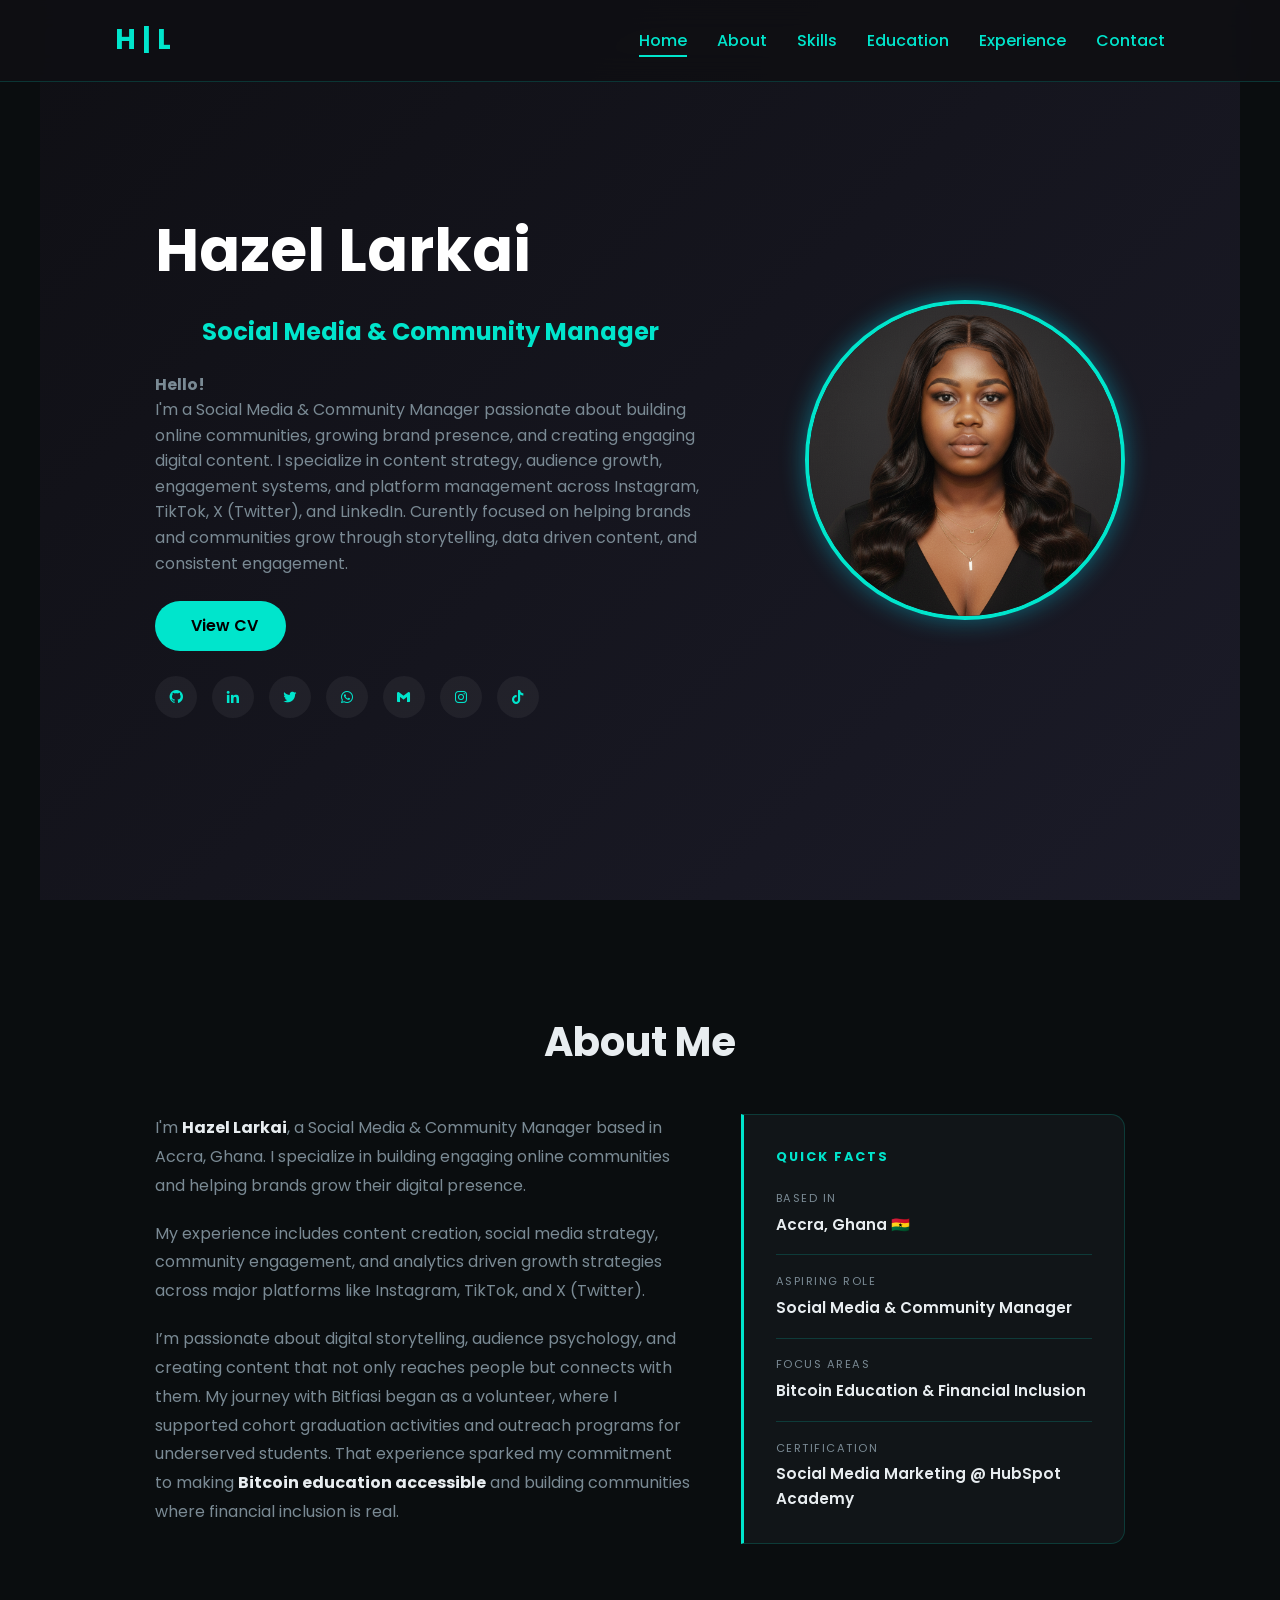
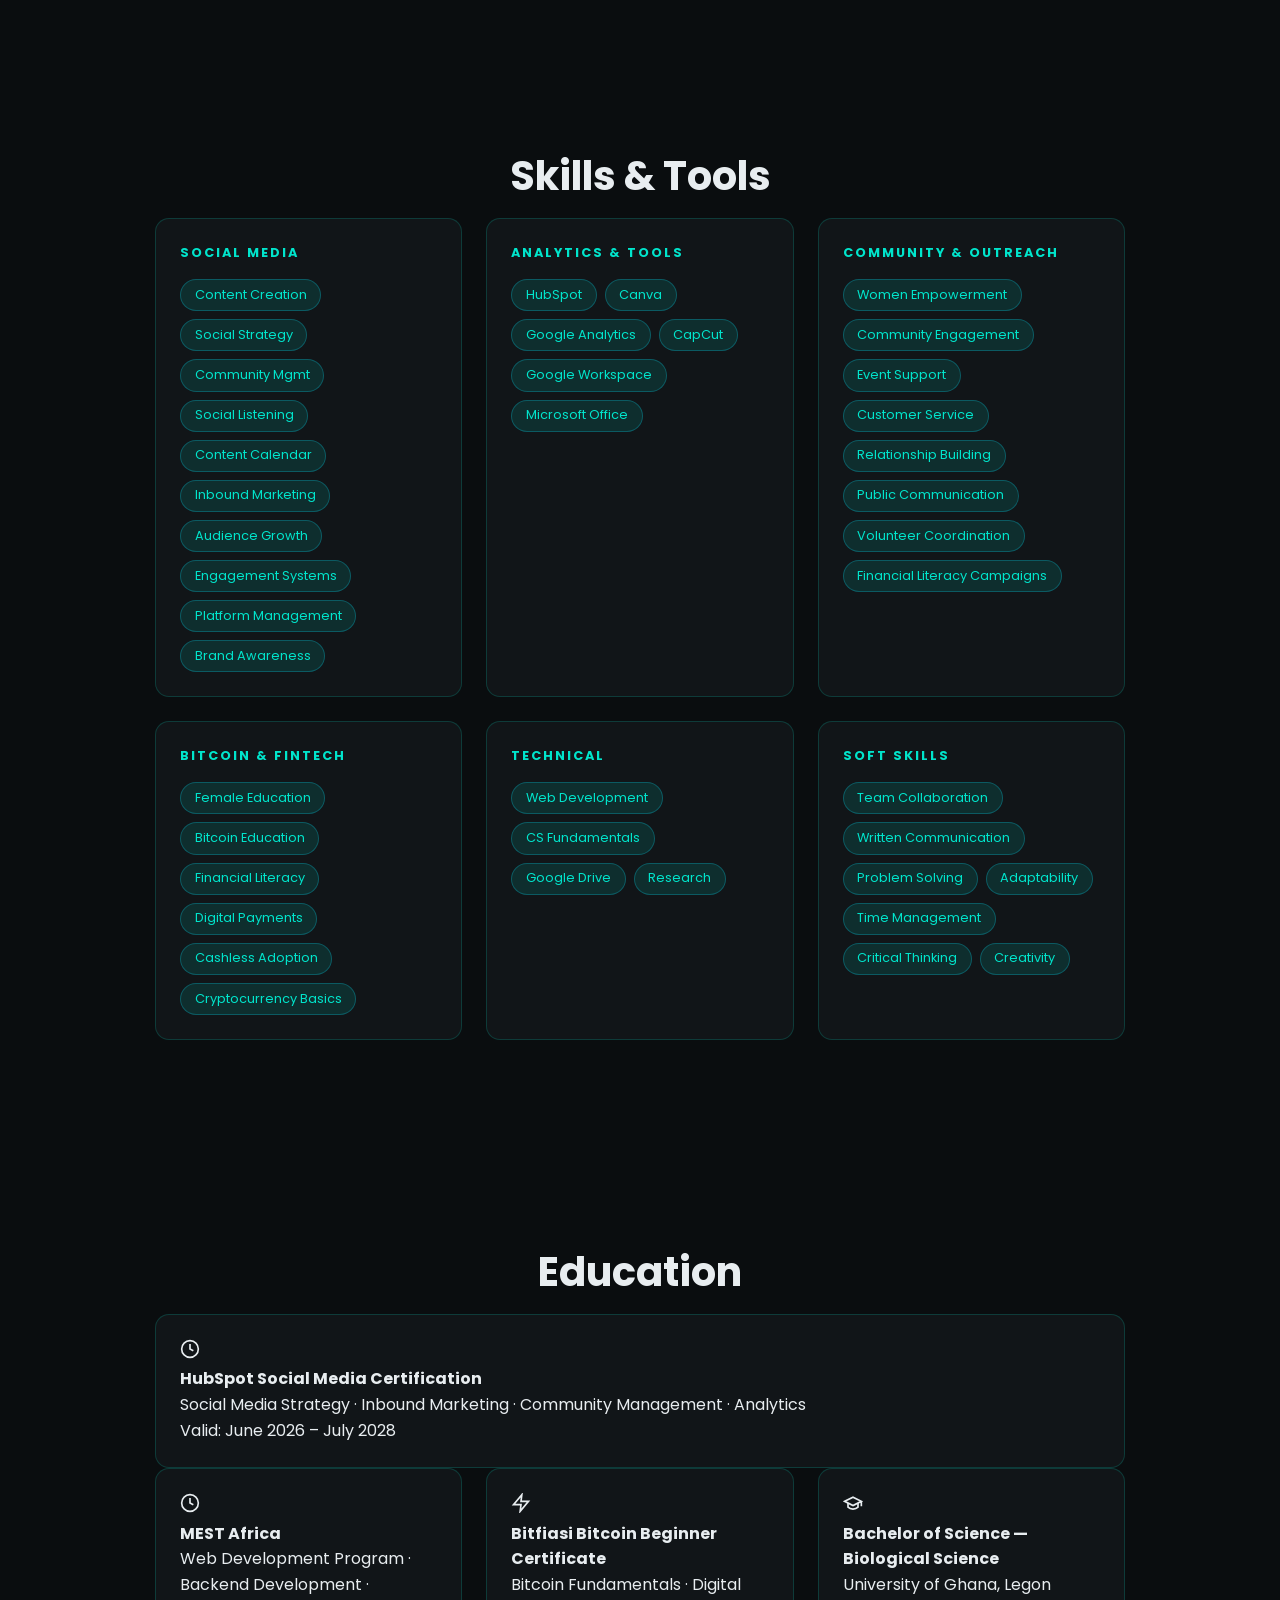
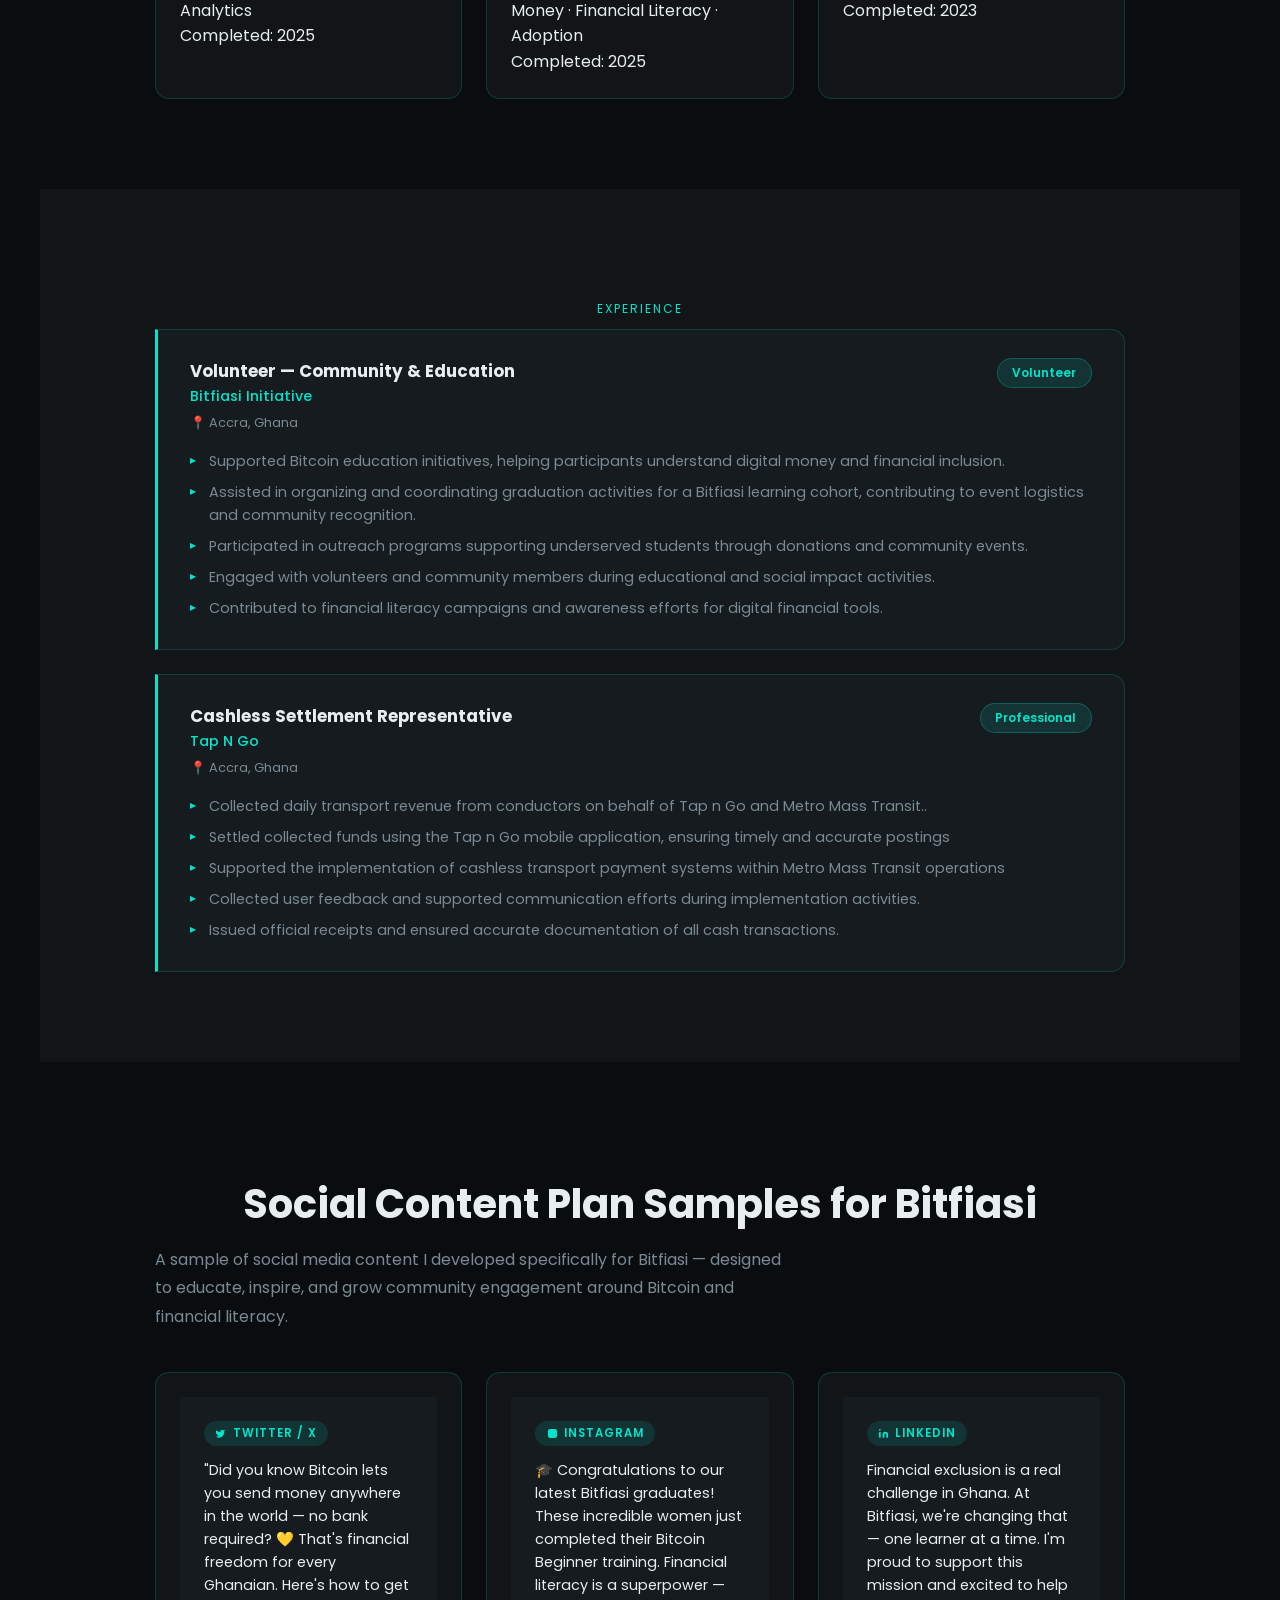
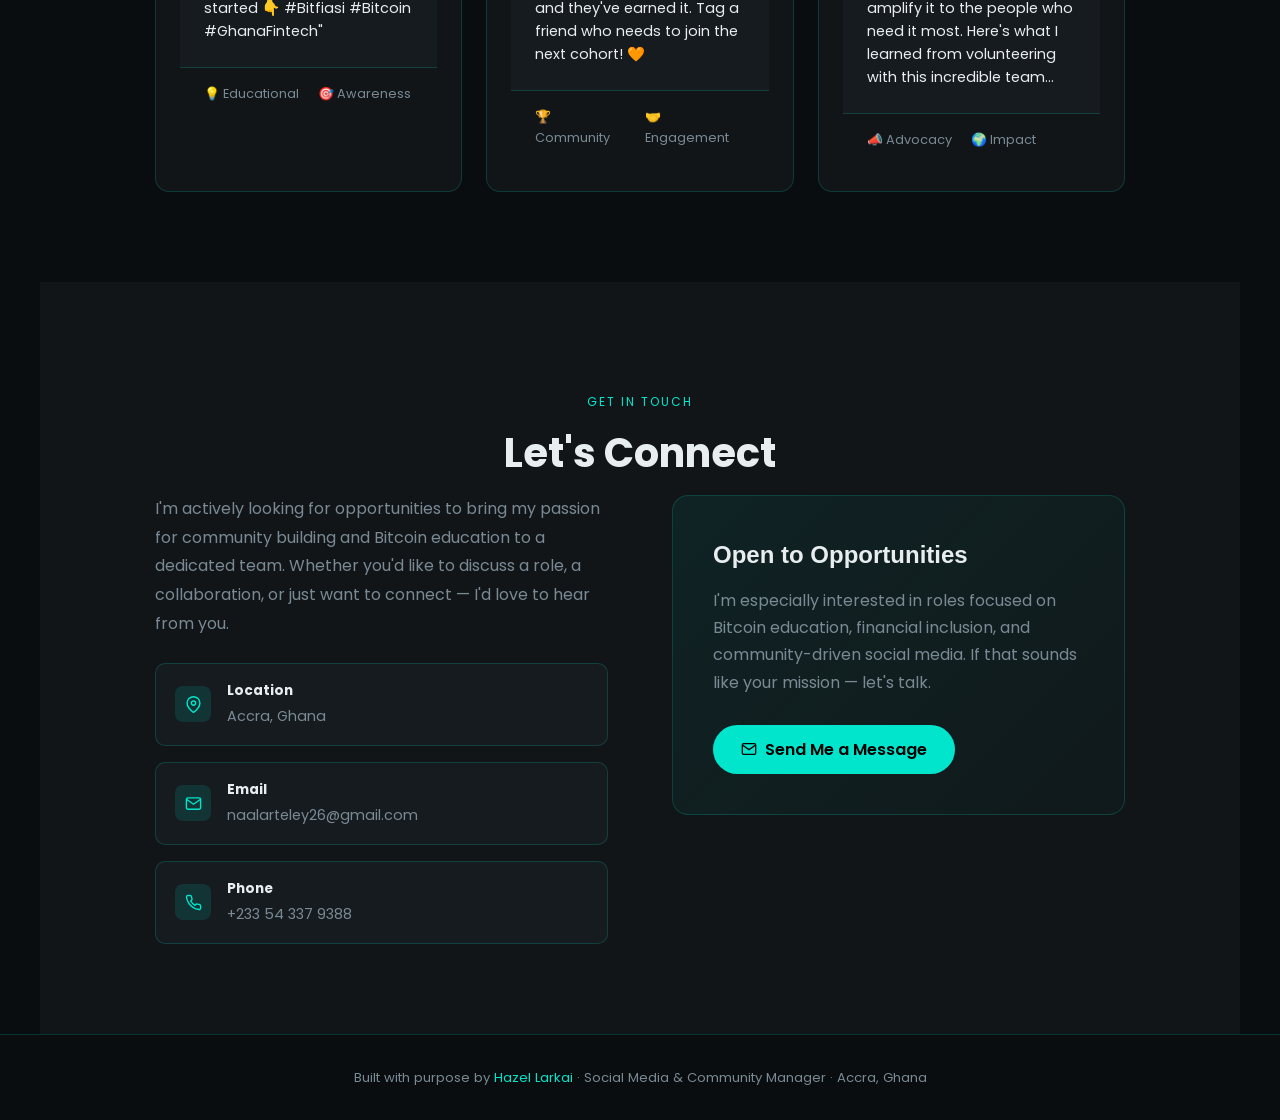
<file: index.html>
<!DOCTYPE html>
<html lang="en">
<head>
  <meta charset="UTF-8">
  <meta name="viewport" content="width=device-width, initial-scale=1.0">
  <title>Hazel Larkai | Portfolio</title>

  <!-- Google Fonts -->
  <link href="https://fonts.googleapis.com/css2?family=Poppins:wght@400;600;700&display=swap" rel="stylesheet">

  <!-- BoxIcons -->
  <link href="https://unpkg.com/boxicons@latest/css/boxicons.min.css" rel="stylesheet">

  <!-- CSS -->
  <link rel="stylesheet" href="css/p.css">

  </head>
  
<body>

  <!-- ===== NAVBAR ===== -->
  <nav class="navbar">
    <a href="#" class="logo">H | L</a>

    <!-- Mobile Menu Toggle (CSS only) -->
    <input type="checkbox" id="menu-toggle" class="menu-toggle">
    <label for="menu-toggle" class="menu-icon"><i class="bx bx-menu"></i></label>

    <ul class="nav-menu">
      <li class="active"><a href="#">Home</a></li>
      <li><a href="#about">About</a></li>
      <li><a href="#skills">Skills</a></li>
      <li><a href="#education">Education</a></li>
      <li><a href="#experience">Experience</a></li>
      <li><a href="#contact">Contact</a></li>
    </ul>

    <!-- Theme Toggle
<div class="theme-toggle">
  <i class='bx bx-moon' id="theme-icon"></i>
</div> -->

  </nav>

  <!-- ===== HOME ===== -->
  <section class="home fade-in">
    <div class="home-info slide-up">
      <h1>Hazel Larkai</h1>
      <h2>Social Media & Community Manager</h2>
      <p> <strong>Hello!</strong> <br> I'm a Social Media & Community Manager passionate about building online communities, growing brand presence, and creating engaging digital content.
        I specialize in content strategy, audience growth, engagement systems, and platform management across Instagram, TikTok, X (Twitter), and LinkedIn.
        Curently focused on helping brands and communities grow through storytelling, data driven content, and consistent engagement.</p>

      <a href="assets/Hazel's CV.pdf" class="cv-btn" target="_blank">
        <i class='bx bx-view'></i> View CV
      </a>

      <div class="social-links">
        <a href="https://github.com/hazel-Larkai/" target="_blank"><i class='bx bxl-github'></i></a>
        <a href="https://www.linkedin.com/in/hazel-larkai-189663219/" target="_blank"><i class='bx bxl-linkedin'></i></a>
        <a href="https://x.com/naa_larteley_yy/" target="_blank"><i class='bx bxl-twitter'></i></a>
        <a href="https://wa.me/233545783087" target="_blank"><i class='bx bxl-whatsapp'></i></a>
        <a href="mailto:naalarteley26@gmail.com" target="_blank"><i class='bx bxl-gmail'></i></a>
        <a href="https://www.instagram.com/naalartele.y/" target="_blank"><i class='bx bxl-instagram'></i></a>
        <a href="https://www.tiktok.com/@larteley.yy" target="_blank"><i class='bx bxl-tiktok'></i></a>
      </div>
    </div>

    <div class="home-img pop-in">
      <div class="img-box">
        <img src="assets/headshot.png" alt="Hazel Larkai - Junior Web Developer" onerror="this.remove(); this.parentElement.classList.add('img-fallback');">
      </div>
    </div>
  </section>

  <!-- ===== ABOUT ===== -->
  <section id="about" class="about slide-up">
    <h2>About Me</h2>
    <div class="about-grid">
      <div class="about-text">
        <p>
I'm <strong>Hazel Larkai</strong>, a Social Media & Community Manager based in Accra, Ghana. I specialize in building engaging online communities and helping brands grow their digital presence.
</p>

<p>
My experience includes content creation, social media strategy, community engagement, and analytics driven growth strategies across major platforms like Instagram, TikTok, and X (Twitter).
</p>

<p>
I’m passionate about digital storytelling, audience psychology, and creating content that not only reaches people but connects with them. My journey with Bitfiasi began as a volunteer, where I supported cohort graduation activities and outreach programs for underserved students. That experience sparked my commitment to making <strong>Bitcoin education accessible</strong> and building communities where financial inclusion is real.
</p>
      </div>
      <div class="about-highlight">
        <h3>Quick Facts</h3>
        <ul class="fact-list">
          <li>
            <span class="fact-label">Based In</span>
            <span class="fact-value">Accra, Ghana 🇬🇭</span>
          </li>
          <li>
            <span class="fact-label">Aspiring Role</span>
            <span class="fact-value">Social Media & Community Manager</span>
          </li>
          <li>
            <span class="fact-label">Focus Areas</span>
            <span class="fact-value">Bitcoin Education & Financial Inclusion</span>
          </li>
          <li>
            <span class="fact-label">Certification</span>
            <span class="fact-value">Social Media Marketing @ HubSpot Academy</span>
          </li>
        </ul>
      </div>
    </div>
</section>

  <!-- ===== SKILLS ===== -->
 <!-- SKILLS -->
<section id="skills">
  <div class="section-inner">
    <h2>Skills &amp; Tools</h2>
    <div class="skills-grid">
      <div class="skill-group">
        <h3>Social Media</h3>
        <div class="skill-tags">
          <span class="tag">Content Creation</span>
          <span class="tag">Social Strategy</span>
          <span class="tag">Community Mgmt</span>
          <span class="tag">Social Listening</span>
          <span class="tag">Content Calendar</span>
          <span class="tag">Inbound Marketing</span>
          <span class="tag">Audience Growth</span>
          <span class="tag">Engagement Systems</span>
          <span class="tag">Platform Management</span>
          <span class="tag">Brand Awareness</span>
        </div>
      </div>
      <div class="skill-group">
        <h3>Analytics & Tools</h3>
        <div class="skill-tags">
          <span class="tag">HubSpot</span>
          <span class="tag">Canva</span>
          <span class="tag">Google Analytics</span>
          <span class="tag">CapCut</span>
          <span class="tag">Google Workspace</span>
          <span class="tag">Microsoft Office</span>
        </div>
      </div>
      <div class="skill-group">
        <h3>Community & Outreach</h3>
        <div class="skill-tags">
          <span class="tag">Women Empowerment</span>
          <span class="tag">Community Engagement</span>
          <span class="tag">Event Support</span>
          <span class="tag">Customer Service</span>
          <span class="tag">Relationship Building</span>
          <span class="tag">Public Communication</span>
          <span class="tag">Volunteer Coordination</span>
          <span class="tag">Financial Literacy Campaigns</span>
        </div>
      </div>
      <div class="skill-group">
        <h3>Bitcoin & Fintech</h3>
        <div class="skill-tags">
          <span class="tag">Female Education</span>
          <span class="tag">Bitcoin Education</span>
          <span class="tag">Financial Literacy</span>
          <span class="tag">Digital Payments</span>
          <span class="tag">Cashless Adoption</span>
          <span class="tag">Cryptocurrency Basics</span>
        </div>
      </div>
      <div class="skill-group">
        <h3>Technical</h3>
        <div class="skill-tags">
          <span class="tag">Web Development</span>
          <span class="tag">CS Fundamentals</span>
          <span class="tag">Google Drive</span>
          <span class="tag">Research</span>
        </div>
      </div>
      <div class="skill-group">
        <h3>Soft Skills</h3>
        <div class="skill-tags">
          <span class="tag">Team Collaboration</span>
          <span class="tag">Written Communication</span>
          <span class="tag">Problem Solving</span>
          <span class="tag">Adaptability</span>
          <span class="tag">Time Management</span>
          <span class="tag">Critical Thinking</span>
          <span class="tag">Creativity</span>
        </div>
      </div>
    </div>
  </div>
</section>

<div class="divider"></div>

  <!-- ===== EDUCATION ===== -->
  <section id="education" class="education fade-in">
    <h2>Education</h2>
    <div class="cert-cards">
        <div class="cert-card">
          <div class="cert-icon">
            <svg width="20" height="20" fill="none" stroke="currentColor" stroke-width="2" viewBox="0 0 24 24"><circle cx="12" cy="12" r="10"/><polyline points="12 6 12 12 16 14"/></svg>
          </div>
          <div class="cert-info">
            <h4>HubSpot Social Media Certification</h4>
            <p> Social Media Strategy · Inbound Marketing · Community Management · Analytics</p>
            <p class="cert-date">Valid: June 2026 – July 2028</p>
          </div>
        </div>
    </div>
    <div class="cert-cards">
        <div class="cert-card">
          <div class="cert-icon">
            <svg width="20" height="20" fill="none" stroke="currentColor" stroke-width="2" viewBox="0 0 24 24"><circle cx="12" cy="12" r="10"/><polyline points="12 6 12 12 16 14"/></svg>
          </div>
          <div class="cert-info">
            <h4>MEST Africa</h4>
            <p>Web Development Program · Backend Development · Analytics</p>
            <p class="cert-date">Completed: 2025</p>
          </div>
        </div>
        <div class="cert-card">
          <div class="cert-icon">
            <svg width="20" height="20" fill="none" stroke="currentColor" stroke-width="2" viewBox="0 0 24 24"><polygon points="13 2 3 14 12 14 11 22 21 10 12 10 13 2"/></svg>
          </div>
          <div class="cert-info">
            <h4>Bitfiasi Bitcoin Beginner Certificate</h4>
            <p>Bitcoin Fundamentals · Digital Money · Financial Literacy · Adoption</p>
            <p class="cert-date">Completed: 2025</p>
          </div>
        </div>
        <div class="cert-card">
          <div class="cert-icon">
            <svg width="20" height="20" fill="none" stroke="currentColor" stroke-width="2" viewBox="0 0 24 24"><path d="M22 10v6M2 10l10-5 10 5-10 5z"/><path d="M6 12v5c3 3 9 3 12 0v-5"/></svg>
          </div>
          <div class="cert-info">
            <h4>Bachelor of Science — Biological Science</h4>
            <p>University of Ghana, Legon</p>
            <p class="cert-date">Completed: 2023</p>
          </div>
        </div>
      </div>
</section>

<div class="divider"></div>

  <!-- EXPERIENCE -->
<section id="experience">
  <div class="section-inner">
    <p class="section-label">Experience</p>
    <div class="exp-timeline">
      <div class="exp-card">
        <div class="exp-header">
          <div>
            <p class="exp-title">Volunteer — Community & Education</p>
            <p class="exp-org">Bitfiasi Initiative</p>
            <p class="exp-loc">📍 Accra, Ghana</p>
          </div>
          <span class="exp-badge">Volunteer</span>
        </div>
        <ul>
          <li>Supported Bitcoin education initiatives, helping participants understand digital money and financial inclusion.</li>
          <li>Assisted in organizing and coordinating graduation activities for a Bitfiasi learning cohort, contributing to event logistics and community recognition.</li>
          <li>Participated in outreach programs supporting underserved students through donations and community events.</li>
          <li>Engaged with volunteers and community members during educational and social impact activities.</li>
          <li>Contributed to financial literacy campaigns and awareness efforts for digital financial tools.</li>
        </ul>
      </div>
      <div class="exp-card">
        <div class="exp-header">
          <div>
            <p class="exp-title">Cashless Settlement Representative</p>
            <p class="exp-org">Tap N Go</p>
            <p class="exp-loc">📍 Accra, Ghana</p>
          </div>
          <span class="exp-badge">Professional</span>
        </div>
        <ul>
          <li>Collected daily transport revenue from conductors on behalf of
Tap n Go and Metro Mass Transit..</li>
          <li>Settled collected funds using the Tap n Go mobile application,
ensuring timely and accurate postings</li>
          <li>Supported the implementation of cashless transport payment
systems within Metro Mass Transit operations</li>
          <li>Collected user feedback and supported communication efforts during implementation activities.</li>
          <li>Issued official receipts and ensured accurate documentation of
all cash transactions.</li>
        </ul>
      </div>
    </div>
  </div>
</section>

<div class="divider"></div>


 <!-- CONTENT SAMPLES -->
<section id="content">
  <div class="section-inner">
    <h2>Social Content Plan Samples for Bitfiasi</h2>
    <p class="content-intro">
      A sample of social media content I developed specifically for Bitfiasi — designed to educate, inspire, and grow community engagement around Bitcoin and financial literacy.
    </p>
    <div class="content-grid">
      <div class="content-card">
        <div class="content-card-top">
          <div>
            <span class="platform-badge">
              <svg width="11" height="11" fill="currentColor" viewBox="0 0 24 24"><path d="M22 4s-.7 2.1-2 3.4c1.6 10-9.4 17.3-18 11.6 2.2.1 4.4-.6 6-2C3 15.5.5 9.6 3 5c2.2 2.6 5.6 4.1 9 4-.9-4.2 4-6.6 7-3.8 1.1 0 3-1.2 3-1.2z"/></svg>
              Twitter / X
            </span>
            <p>"Did you know Bitcoin lets you send money anywhere in the world — no bank required? 💛 That's financial freedom for every Ghanaian. Here's how to get started 👇 #Bitfiasi #Bitcoin #GhanaFintech"</p>
          </div>
        </div>
        <div class="content-card-bottom">
          <div class="content-meta">
            <span>💡 Educational</span>
            <span>🎯 Awareness</span>
          </div>
        </div>
      </div>
      <div class="content-card">
        <div class="content-card-top">
          <div>
            <span class="platform-badge">
              <svg width="11" height="11" fill="currentColor" viewBox="0 0 24 24"><rect x="2" y="2" width="20" height="20" rx="5" ry="5"/><path d="M16 11.37A4 4 0 1 1 12.63 8 4 4 0 0 1 16 11.37z"/><line x1="17.5" y1="6.5" x2="17.51" y2="6.5"/></svg>
              Instagram
            </span>
            <p>🎓 Congratulations to our latest Bitfiasi graduates! These incredible women just completed their Bitcoin Beginner training. Financial literacy is a superpower — and they've earned it. Tag a friend who needs to join the next cohort! 🧡</p>
          </div>
        </div>
        <div class="content-card-bottom">
          <div class="content-meta">
            <span>🏆 Community</span>
            <span>🤝 Engagement</span>
          </div>
        </div>
      </div>
      <div class="content-card">
        <div class="content-card-top">
          <div>
            <span class="platform-badge">
              <svg width="11" height="11" fill="currentColor" viewBox="0 0 24 24"><path d="M16 8a6 6 0 0 1 6 6v7h-4v-7a2 2 0 0 0-2-2 2 2 0 0 0-2 2v7h-4v-7a6 6 0 0 1 6-6z"/><rect x="2" y="9" width="4" height="12"/><circle cx="4" cy="4" r="2"/></svg>
              LinkedIn
            </span>
            <p>Financial exclusion is a real challenge in Ghana. At Bitfiasi, we're changing that — one learner at a time. I'm proud to support this mission and excited to help amplify it to the people who need it most. Here's what I learned from volunteering with this incredible team...</p>
          </div>
        </div>
        <div class="content-card-bottom">
          <div class="content-meta">
            <span>📣 Advocacy</span>
            <span>🌍 Impact</span>
          </div>
        </div>
      </div>
    </div>
  </div>
</section>

<div class="divider"></div>

 <!-- CONTACT -->
<section id="contact">
  <div class="section-inner">
    <p class="section-label">Get In Touch</p>
    <h2>Let's Connect</h2>
    <div class="contact-grid">
      <div class="contact-text">
        <p>
          I'm actively looking for opportunities to bring my passion for community building and Bitcoin education to a dedicated team. Whether you'd like to discuss a role, a collaboration, or just want to connect — I'd love to hear from you.
        </p>
        <div class="contact-items">
          <div class="contact-item">
            <div class="contact-icon">
              <svg width="17" height="17" fill="none" stroke="currentColor" stroke-width="2" viewBox="0 0 24 24"><path d="M21 10c0 7-9 13-9 13s-9-6-9-13a9 9 0 0 1 18 0z"/><circle cx="12" cy="10" r="3"/></svg>
            </div>
            <div>
              <strong>Location</strong>
              <span>Accra, Ghana</span>
            </div>
          </div>
          <div class="contact-item">
            <div class="contact-icon">
              <svg width="17" height="17" fill="none" stroke="currentColor" stroke-width="2" viewBox="0 0 24 24"><path d="M4 4h16c1.1 0 2 .9 2 2v12c0 1.1-.9 2-2 2H4c-1.1 0-2-.9-2-2V6c0-1.1.9-2 2-2z"/><polyline points="22,6 12,13 2,6"/></svg>
            </div>
            <div>
              <strong>Email</strong>
              <span>naalarteley26@gmail.com</span>
            </div>
          </div>
          <div class="contact-item">
            <div class="contact-icon">
              <svg width="17" height="17" fill="none" stroke="currentColor" stroke-width="2" viewBox="0 0 24 24"><path d="M22 16.92v3a2 2 0 0 1-2.18 2 19.79 19.79 0 0 1-8.63-3.07 19.5 19.5 0 0 1-6-6 19.79 19.79 0 0 1-3.07-8.67A2 2 0 0 1 4.11 2h3a2 2 0 0 1 2 1.72c.127.96.361 1.903.7 2.81a2 2 0 0 1-.45 2.11L8.09 9.91a16 16 0 0 0 6 6l1.27-1.27a2 2 0 0 1 2.11-.45c.91.339 1.85.574 2.81.7A2 2 0 0 1 22 16.92z"/></svg>
            </div>
            <div>
              <strong>Phone</strong>
              <span>+233 54 337 9388</span>
            </div>
          </div>
        </div>
      </div>
      <div class="cta-box">
        <h3>Open to Opportunities</h3>
        <p>
          I'm especially interested in roles focused on Bitcoin education, financial inclusion, and community-driven social media. If that sounds like your mission — let's talk.
        </p>
        <a href="mailto:naalarteley26@gmail.com" class="btn-primary">
          <svg width="16" height="16" fill="none" stroke="currentColor" stroke-width="2" viewBox="0 0 24 24"><path d="M4 4h16c1.1 0 2 .9 2 2v12c0 1.1-.9 2-2 2H4c-1.1 0-2-.9-2-2V6c0-1.1.9-2 2-2z"/><polyline points="22,6 12,13 2,6"/></svg>
          Send Me a Message
        </a>
      </div>
    </div>
  </div>
</section>

<footer>
  <p>Built with purpose by <span>Hazel Larkai</span> · Social Media & Community Manager · Accra, Ghana</p>
</footer>

</body>
</html>
</file>
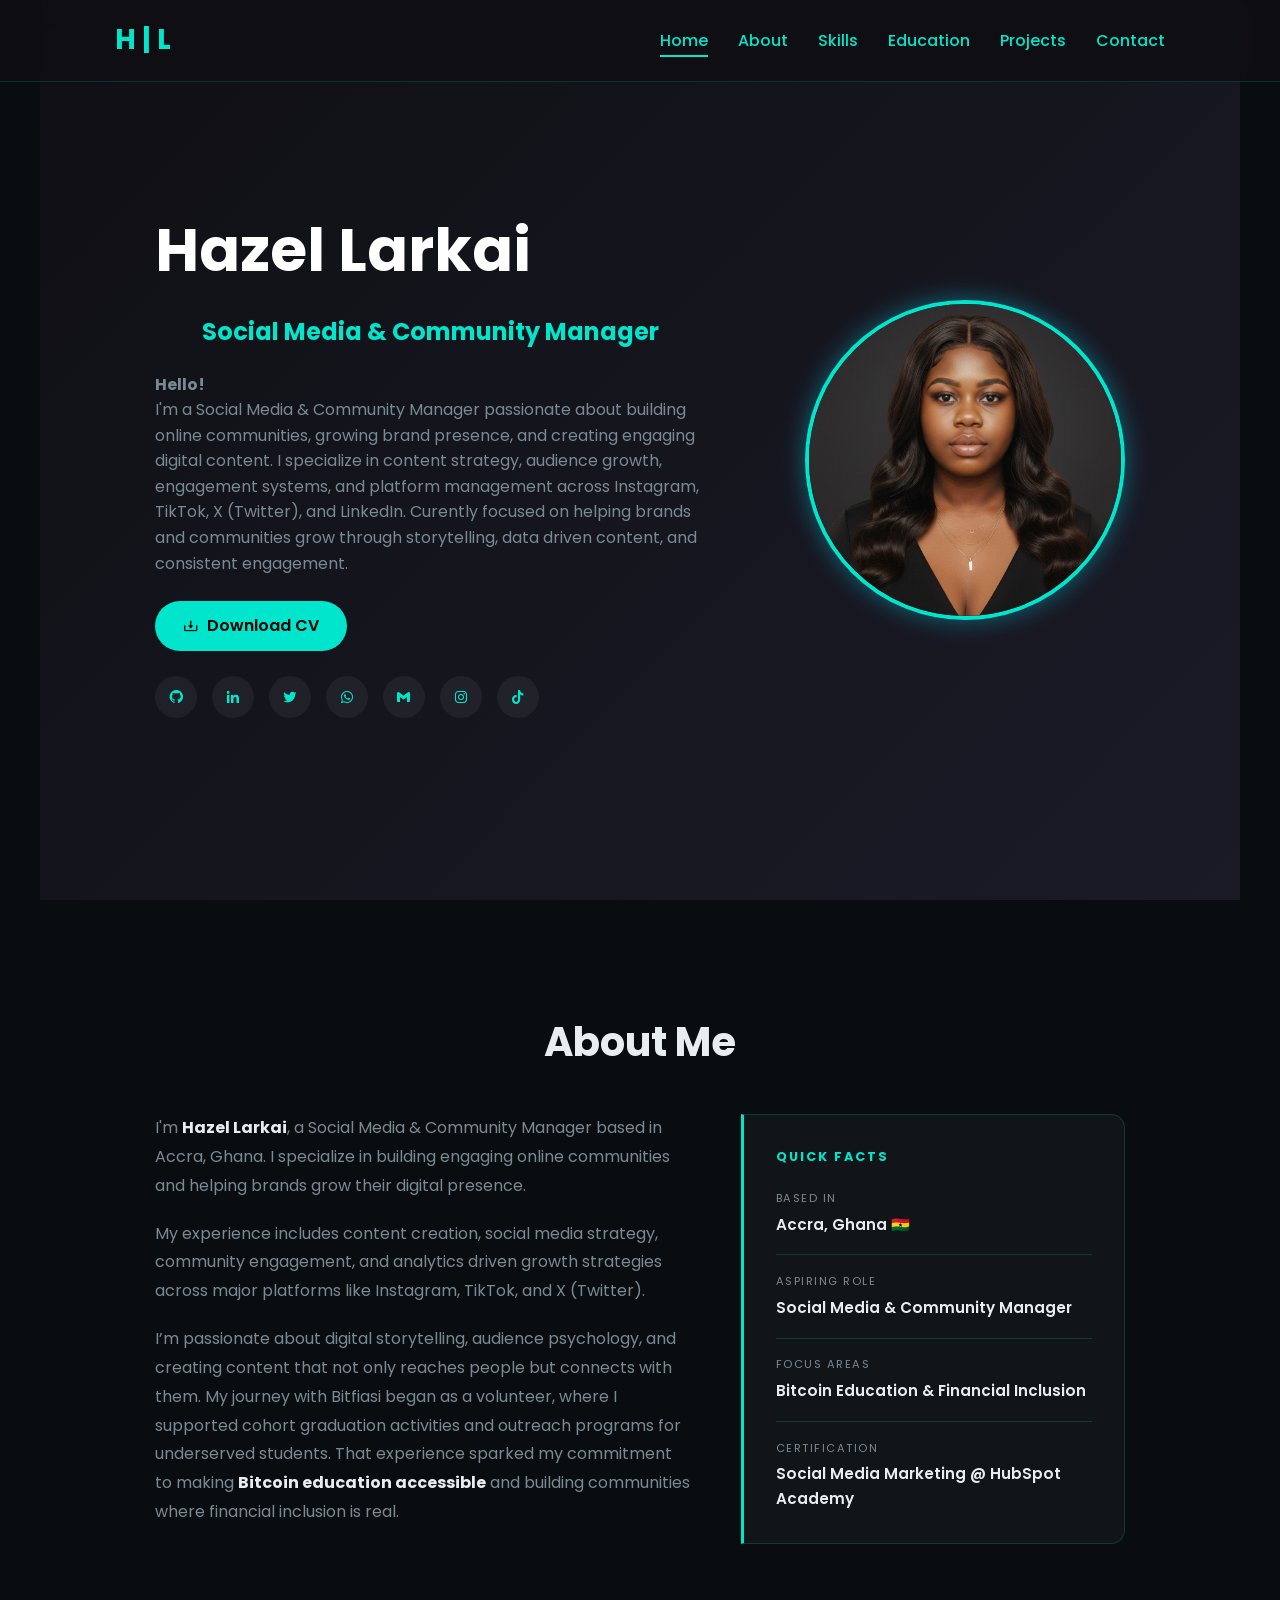
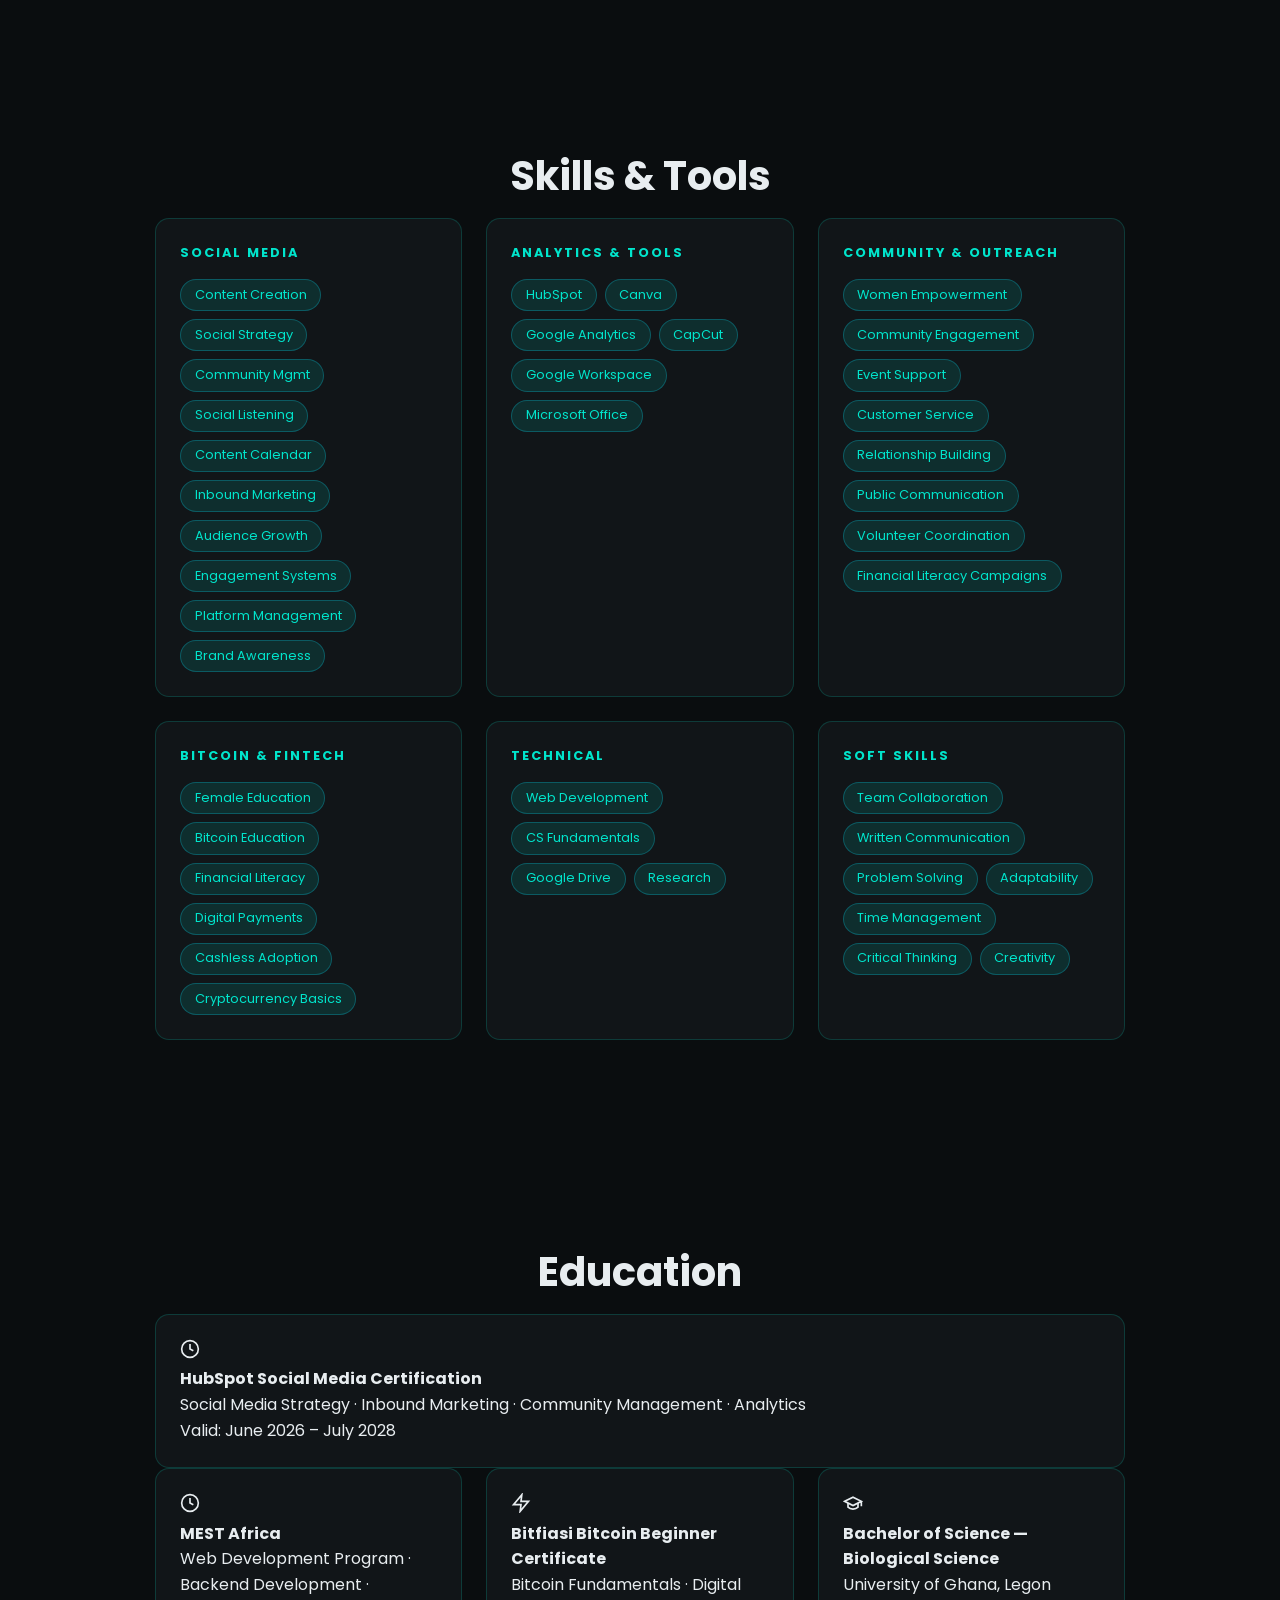
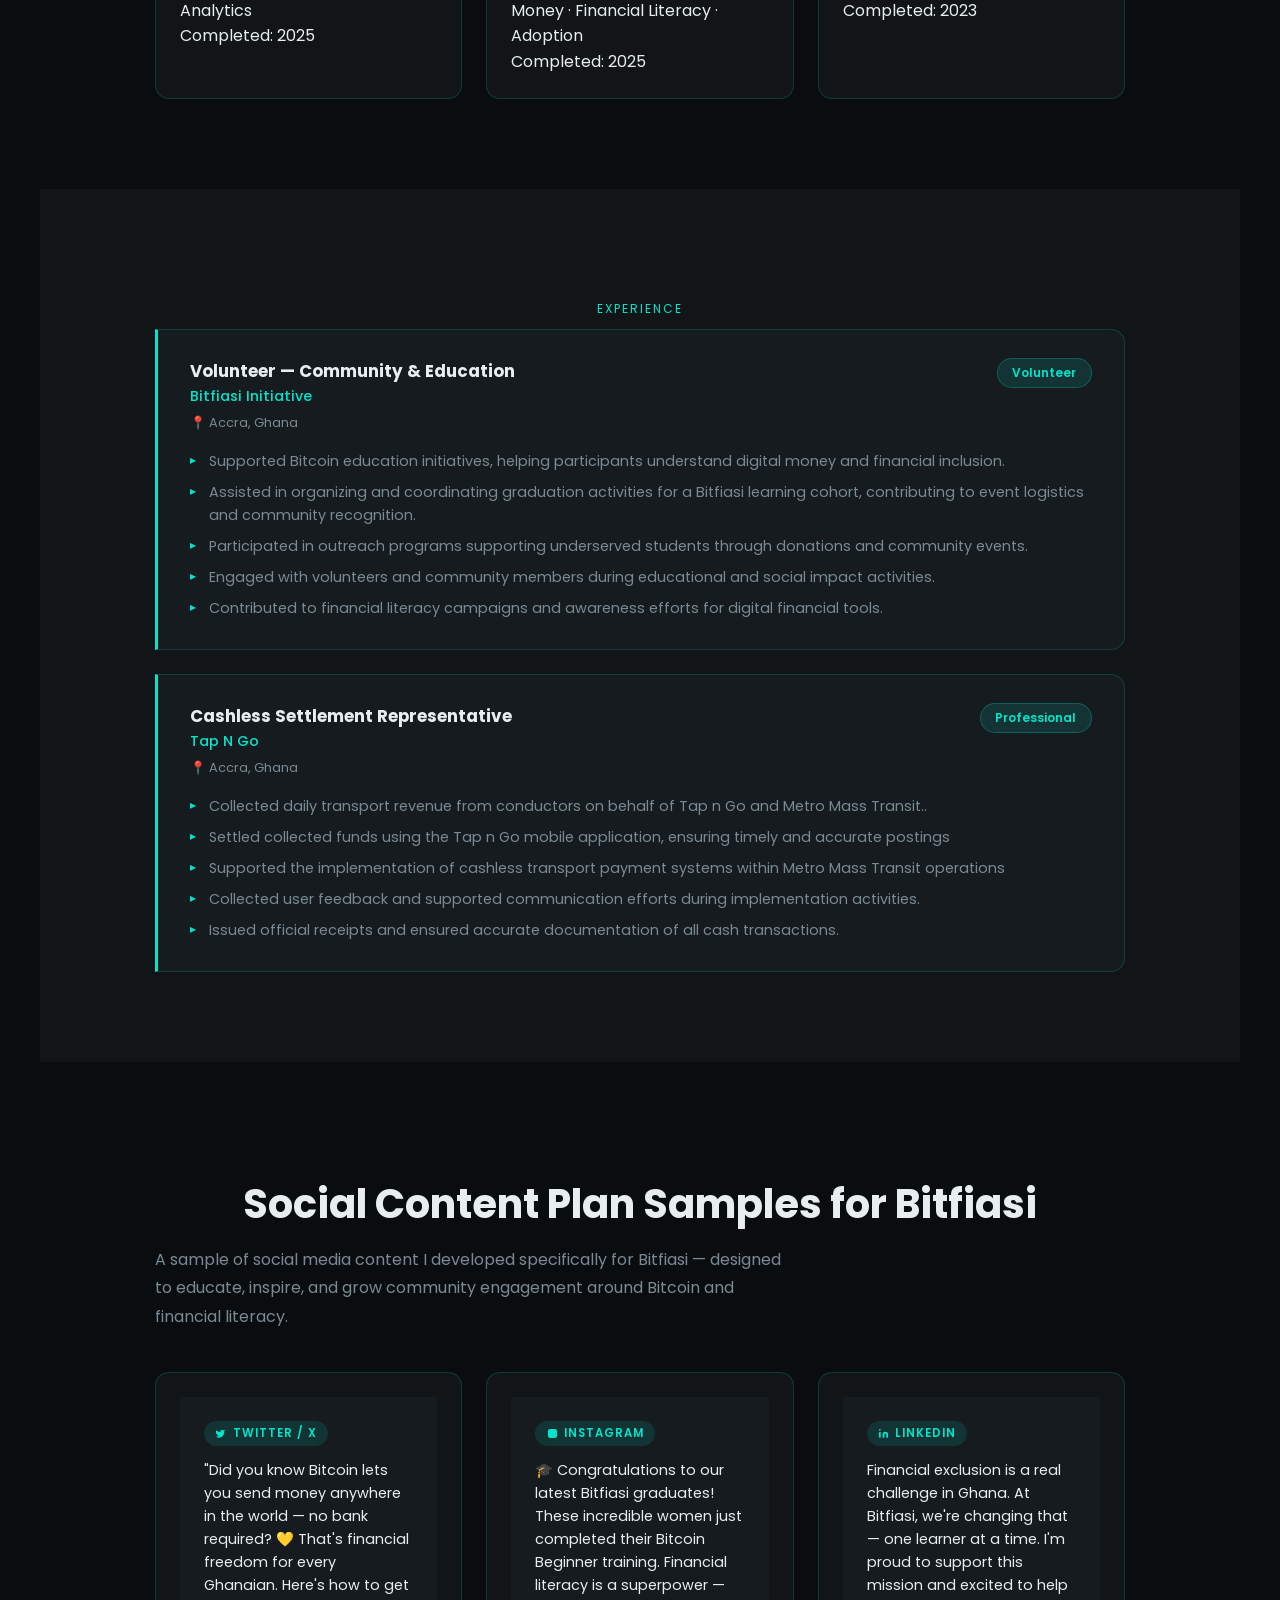
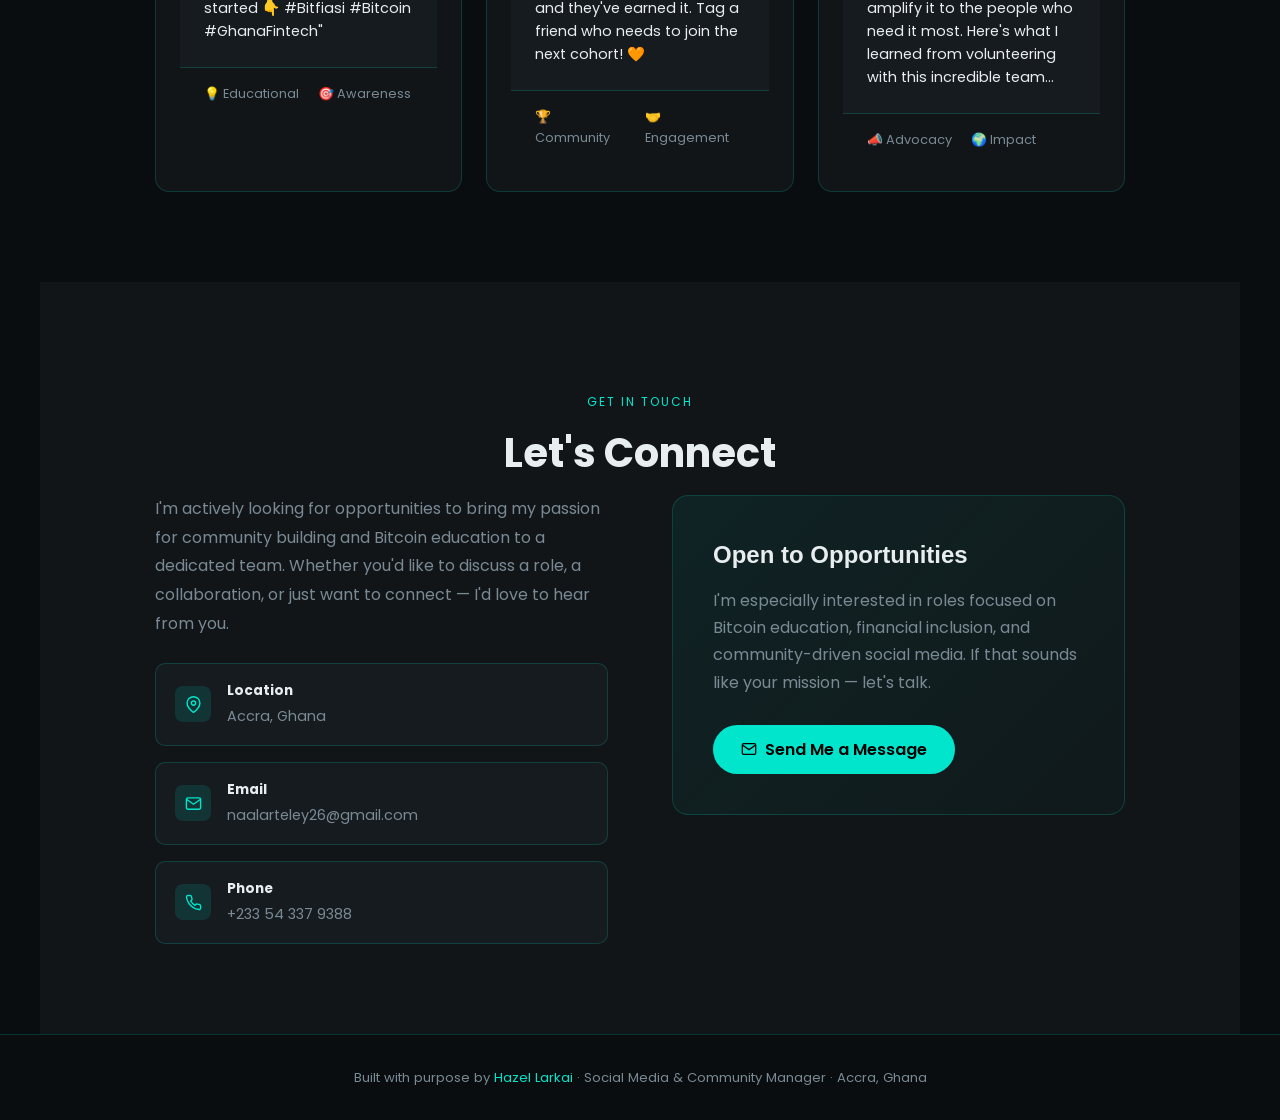
<file: p.html>
<!DOCTYPE html>
<html lang="en">
<head>
  <meta charset="UTF-8">
  <meta name="viewport" content="width=device-width, initial-scale=1.0">
  <title>Hazel Larkai | Portfolio</title>

  <!-- Google Fonts -->
  <link href="https://fonts.googleapis.com/css2?family=Poppins:wght@400;600;700&display=swap" rel="stylesheet">

  <!-- BoxIcons -->
  <link href="https://unpkg.com/boxicons@latest/css/boxicons.min.css" rel="stylesheet">

  <!-- CSS -->
  <link rel="stylesheet" href="css/p.css">

  </head>
  
<body>

  <!-- ===== NAVBAR ===== -->
  <nav class="navbar">
    <a href="#" class="logo">H | L</a>

    <!-- Mobile Menu Toggle (CSS only) -->
    <input type="checkbox" id="menu-toggle" class="menu-toggle">
    <label for="menu-toggle" class="menu-icon"><i class="bx bx-menu"></i></label>

    <ul class="nav-menu">
      <li class="active"><a href="#">Home</a></li>
      <li><a href="#about">About</a></li>
      <li><a href="#skills">Skills</a></li>
      <li><a href="#education">Education</a></li>
      <li><a href="#projects">Projects</a></li>
      <li><a href="#contact">Contact</a></li>
    </ul>

    <!-- Theme Toggle
<div class="theme-toggle">
  <i class='bx bx-moon' id="theme-icon"></i>
</div> -->

  </nav>

  <!-- ===== HOME ===== -->
  <section class="home fade-in">
    <div class="home-info slide-up">
      <h1>Hazel Larkai</h1>
      <h2>Social Media & Community Manager</h2>
      <p> <strong>Hello!</strong> <br> I'm a Social Media & Community Manager passionate about building online communities, growing brand presence, and creating engaging digital content.
        I specialize in content strategy, audience growth, engagement systems, and platform management across Instagram, TikTok, X (Twitter), and LinkedIn.
        Curently focused on helping brands and communities grow through storytelling, data driven content, and consistent engagement.</p>

      <a href="assets/hazel-cv.pdf" class="cv-btn" target="_blank">
        <i class='bx bx-download'></i> Download CV
      </a>

      <div class="social-links">
        <a href="https://github.com/hazel-Larkai/" target="_blank"><i class='bx bxl-github'></i></a>
        <a href="https://www.linkedin.com/in/hazel-larkai-189663219/" target="_blank"><i class='bx bxl-linkedin'></i></a>
        <a href="https://x.com/naa_larteley_yy/" target="_blank"><i class='bx bxl-twitter'></i></a>
        <a href="https://wa.me/233545783087" target="_blank"><i class='bx bxl-whatsapp'></i></a>
        <a href="mailto:naalarteley26@gmail.com" target="_blank"><i class='bx bxl-gmail'></i></a>
        <a href="https://www.instagram.com/naalartele.y/" target="_blank"><i class='bx bxl-instagram'></i></a>
        <a href="https://www.tiktok.com/@larteley.yy" target="_blank"><i class='bx bxl-tiktok'></i></a>
      </div>
    </div>

    <div class="home-img pop-in">
      <div class="img-box">
        <img src="assets/headshot.png" alt="Hazel Larkai - Junior Web Developer" onerror="this.remove(); this.parentElement.classList.add('img-fallback');">
      </div>
    </div>
  </section>

  <!-- ===== ABOUT ===== -->
  <section id="about" class="about slide-up">
    <h2>About Me</h2>
    <div class="about-grid">
      <div class="about-text">
        <p>
I'm <strong>Hazel Larkai</strong>, a Social Media & Community Manager based in Accra, Ghana. I specialize in building engaging online communities and helping brands grow their digital presence.
</p>

<p>
My experience includes content creation, social media strategy, community engagement, and analytics driven growth strategies across major platforms like Instagram, TikTok, and X (Twitter).
</p>

<p>
I’m passionate about digital storytelling, audience psychology, and creating content that not only reaches people but connects with them. My journey with Bitfiasi began as a volunteer, where I supported cohort graduation activities and outreach programs for underserved students. That experience sparked my commitment to making <strong>Bitcoin education accessible</strong> and building communities where financial inclusion is real.
</p>
      </div>
      <div class="about-highlight">
        <h3>Quick Facts</h3>
        <ul class="fact-list">
          <li>
            <span class="fact-label">Based In</span>
            <span class="fact-value">Accra, Ghana 🇬🇭</span>
          </li>
          <li>
            <span class="fact-label">Aspiring Role</span>
            <span class="fact-value">Social Media & Community Manager</span>
          </li>
          <li>
            <span class="fact-label">Focus Areas</span>
            <span class="fact-value">Bitcoin Education & Financial Inclusion</span>
          </li>
          <li>
            <span class="fact-label">Certification</span>
            <span class="fact-value">Social Media Marketing @ HubSpot Academy</span>
          </li>
        </ul>
      </div>
    </div>
</section>

  <!-- ===== SKILLS ===== -->
 <!-- SKILLS -->
<section id="skills">
  <div class="section-inner">
    <h2>Skills &amp; Tools</h2>
    <div class="skills-grid">
      <div class="skill-group">
        <h3>Social Media</h3>
        <div class="skill-tags">
          <span class="tag">Content Creation</span>
          <span class="tag">Social Strategy</span>
          <span class="tag">Community Mgmt</span>
          <span class="tag">Social Listening</span>
          <span class="tag">Content Calendar</span>
          <span class="tag">Inbound Marketing</span>
          <span class="tag">Audience Growth</span>
          <span class="tag">Engagement Systems</span>
          <span class="tag">Platform Management</span>
          <span class="tag">Brand Awareness</span>
        </div>
      </div>
      <div class="skill-group">
        <h3>Analytics & Tools</h3>
        <div class="skill-tags">
          <span class="tag">HubSpot</span>
          <span class="tag">Canva</span>
          <span class="tag">Google Analytics</span>
          <span class="tag">CapCut</span>
          <span class="tag">Google Workspace</span>
          <span class="tag">Microsoft Office</span>
        </div>
      </div>
      <div class="skill-group">
        <h3>Community & Outreach</h3>
        <div class="skill-tags">
          <span class="tag">Women Empowerment</span>
          <span class="tag">Community Engagement</span>
          <span class="tag">Event Support</span>
          <span class="tag">Customer Service</span>
          <span class="tag">Relationship Building</span>
          <span class="tag">Public Communication</span>
          <span class="tag">Volunteer Coordination</span>
          <span class="tag">Financial Literacy Campaigns</span>
        </div>
      </div>
      <div class="skill-group">
        <h3>Bitcoin & Fintech</h3>
        <div class="skill-tags">
          <span class="tag">Female Education</span>
          <span class="tag">Bitcoin Education</span>
          <span class="tag">Financial Literacy</span>
          <span class="tag">Digital Payments</span>
          <span class="tag">Cashless Adoption</span>
          <span class="tag">Cryptocurrency Basics</span>
        </div>
      </div>
      <div class="skill-group">
        <h3>Technical</h3>
        <div class="skill-tags">
          <span class="tag">Web Development</span>
          <span class="tag">CS Fundamentals</span>
          <span class="tag">Google Drive</span>
          <span class="tag">Research</span>
        </div>
      </div>
      <div class="skill-group">
        <h3>Soft Skills</h3>
        <div class="skill-tags">
          <span class="tag">Team Collaboration</span>
          <span class="tag">Written Communication</span>
          <span class="tag">Problem Solving</span>
          <span class="tag">Adaptability</span>
          <span class="tag">Time Management</span>
          <span class="tag">Critical Thinking</span>
          <span class="tag">Creativity</span>
        </div>
      </div>
    </div>
  </div>
</section>

<div class="divider"></div>

  <!-- ===== EDUCATION ===== -->
  <section id="education" class="education fade-in">
    <h2>Education</h2>
    <div class="cert-cards">
        <div class="cert-card">
          <div class="cert-icon">
            <svg width="20" height="20" fill="none" stroke="currentColor" stroke-width="2" viewBox="0 0 24 24"><circle cx="12" cy="12" r="10"/><polyline points="12 6 12 12 16 14"/></svg>
          </div>
          <div class="cert-info">
            <h4>HubSpot Social Media Certification</h4>
            <p> Social Media Strategy · Inbound Marketing · Community Management · Analytics</p>
            <p class="cert-date">Valid: June 2026 – July 2028</p>
          </div>
        </div>
    </div>
    <div class="cert-cards">
        <div class="cert-card">
          <div class="cert-icon">
            <svg width="20" height="20" fill="none" stroke="currentColor" stroke-width="2" viewBox="0 0 24 24"><circle cx="12" cy="12" r="10"/><polyline points="12 6 12 12 16 14"/></svg>
          </div>
          <div class="cert-info">
            <h4>MEST Africa</h4>
            <p>Web Development Program · Backend Development · Analytics</p>
            <p class="cert-date">Completed: 2025</p>
          </div>
        </div>
        <div class="cert-card">
          <div class="cert-icon">
            <svg width="20" height="20" fill="none" stroke="currentColor" stroke-width="2" viewBox="0 0 24 24"><polygon points="13 2 3 14 12 14 11 22 21 10 12 10 13 2"/></svg>
          </div>
          <div class="cert-info">
            <h4>Bitfiasi Bitcoin Beginner Certificate</h4>
            <p>Bitcoin Fundamentals · Digital Money · Financial Literacy · Adoption</p>
            <p class="cert-date">Completed: 2025</p>
          </div>
        </div>
        <div class="cert-card">
          <div class="cert-icon">
            <svg width="20" height="20" fill="none" stroke="currentColor" stroke-width="2" viewBox="0 0 24 24"><path d="M22 10v6M2 10l10-5 10 5-10 5z"/><path d="M6 12v5c3 3 9 3 12 0v-5"/></svg>
          </div>
          <div class="cert-info">
            <h4>Bachelor of Science — Biological Science</h4>
            <p>University of Ghana, Legon</p>
            <p class="cert-date">Completed: 2023</p>
          </div>
        </div>
      </div>
</section>

<div class="divider"></div>

  <!-- EXPERIENCE -->
<section id="experience">
  <div class="section-inner">
    <p class="section-label">Experience</p>
    <div class="exp-timeline">
      <div class="exp-card">
        <div class="exp-header">
          <div>
            <p class="exp-title">Volunteer — Community & Education</p>
            <p class="exp-org">Bitfiasi Initiative</p>
            <p class="exp-loc">📍 Accra, Ghana</p>
          </div>
          <span class="exp-badge">Volunteer</span>
        </div>
        <ul>
          <li>Supported Bitcoin education initiatives, helping participants understand digital money and financial inclusion.</li>
          <li>Assisted in organizing and coordinating graduation activities for a Bitfiasi learning cohort, contributing to event logistics and community recognition.</li>
          <li>Participated in outreach programs supporting underserved students through donations and community events.</li>
          <li>Engaged with volunteers and community members during educational and social impact activities.</li>
          <li>Contributed to financial literacy campaigns and awareness efforts for digital financial tools.</li>
        </ul>
      </div>
      <div class="exp-card">
        <div class="exp-header">
          <div>
            <p class="exp-title">Cashless Settlement Representative</p>
            <p class="exp-org">Tap N Go</p>
            <p class="exp-loc">📍 Accra, Ghana</p>
          </div>
          <span class="exp-badge">Professional</span>
        </div>
        <ul>
          <li>Collected daily transport revenue from conductors on behalf of
Tap n Go and Metro Mass Transit..</li>
          <li>Settled collected funds using the Tap n Go mobile application,
ensuring timely and accurate postings</li>
          <li>Supported the implementation of cashless transport payment
systems within Metro Mass Transit operations</li>
          <li>Collected user feedback and supported communication efforts during implementation activities.</li>
          <li>Issued official receipts and ensured accurate documentation of
all cash transactions.</li>
        </ul>
      </div>
    </div>
  </div>
</section>

<div class="divider"></div>


 <!-- CONTENT SAMPLES -->
<section id="content">
  <div class="section-inner">
    <h2>Social Content Plan Samples for Bitfiasi</h2>
    <p class="content-intro">
      A sample of social media content I developed specifically for Bitfiasi — designed to educate, inspire, and grow community engagement around Bitcoin and financial literacy.
    </p>
    <div class="content-grid">
      <div class="content-card">
        <div class="content-card-top">
          <div>
            <span class="platform-badge">
              <svg width="11" height="11" fill="currentColor" viewBox="0 0 24 24"><path d="M22 4s-.7 2.1-2 3.4c1.6 10-9.4 17.3-18 11.6 2.2.1 4.4-.6 6-2C3 15.5.5 9.6 3 5c2.2 2.6 5.6 4.1 9 4-.9-4.2 4-6.6 7-3.8 1.1 0 3-1.2 3-1.2z"/></svg>
              Twitter / X
            </span>
            <p>"Did you know Bitcoin lets you send money anywhere in the world — no bank required? 💛 That's financial freedom for every Ghanaian. Here's how to get started 👇 #Bitfiasi #Bitcoin #GhanaFintech"</p>
          </div>
        </div>
        <div class="content-card-bottom">
          <div class="content-meta">
            <span>💡 Educational</span>
            <span>🎯 Awareness</span>
          </div>
        </div>
      </div>
      <div class="content-card">
        <div class="content-card-top">
          <div>
            <span class="platform-badge">
              <svg width="11" height="11" fill="currentColor" viewBox="0 0 24 24"><rect x="2" y="2" width="20" height="20" rx="5" ry="5"/><path d="M16 11.37A4 4 0 1 1 12.63 8 4 4 0 0 1 16 11.37z"/><line x1="17.5" y1="6.5" x2="17.51" y2="6.5"/></svg>
              Instagram
            </span>
            <p>🎓 Congratulations to our latest Bitfiasi graduates! These incredible women just completed their Bitcoin Beginner training. Financial literacy is a superpower — and they've earned it. Tag a friend who needs to join the next cohort! 🧡</p>
          </div>
        </div>
        <div class="content-card-bottom">
          <div class="content-meta">
            <span>🏆 Community</span>
            <span>🤝 Engagement</span>
          </div>
        </div>
      </div>
      <div class="content-card">
        <div class="content-card-top">
          <div>
            <span class="platform-badge">
              <svg width="11" height="11" fill="currentColor" viewBox="0 0 24 24"><path d="M16 8a6 6 0 0 1 6 6v7h-4v-7a2 2 0 0 0-2-2 2 2 0 0 0-2 2v7h-4v-7a6 6 0 0 1 6-6z"/><rect x="2" y="9" width="4" height="12"/><circle cx="4" cy="4" r="2"/></svg>
              LinkedIn
            </span>
            <p>Financial exclusion is a real challenge in Ghana. At Bitfiasi, we're changing that — one learner at a time. I'm proud to support this mission and excited to help amplify it to the people who need it most. Here's what I learned from volunteering with this incredible team...</p>
          </div>
        </div>
        <div class="content-card-bottom">
          <div class="content-meta">
            <span>📣 Advocacy</span>
            <span>🌍 Impact</span>
          </div>
        </div>
      </div>
    </div>
  </div>
</section>

<div class="divider"></div>

 <!-- CONTACT -->
<section id="contact">
  <div class="section-inner">
    <p class="section-label">Get In Touch</p>
    <h2>Let's Connect</h2>
    <div class="contact-grid">
      <div class="contact-text">
        <p>
          I'm actively looking for opportunities to bring my passion for community building and Bitcoin education to a dedicated team. Whether you'd like to discuss a role, a collaboration, or just want to connect — I'd love to hear from you.
        </p>
        <div class="contact-items">
          <div class="contact-item">
            <div class="contact-icon">
              <svg width="17" height="17" fill="none" stroke="currentColor" stroke-width="2" viewBox="0 0 24 24"><path d="M21 10c0 7-9 13-9 13s-9-6-9-13a9 9 0 0 1 18 0z"/><circle cx="12" cy="10" r="3"/></svg>
            </div>
            <div>
              <strong>Location</strong>
              <span>Accra, Ghana</span>
            </div>
          </div>
          <div class="contact-item">
            <div class="contact-icon">
              <svg width="17" height="17" fill="none" stroke="currentColor" stroke-width="2" viewBox="0 0 24 24"><path d="M4 4h16c1.1 0 2 .9 2 2v12c0 1.1-.9 2-2 2H4c-1.1 0-2-.9-2-2V6c0-1.1.9-2 2-2z"/><polyline points="22,6 12,13 2,6"/></svg>
            </div>
            <div>
              <strong>Email</strong>
              <span>naalarteley26@gmail.com</span>
            </div>
          </div>
          <div class="contact-item">
            <div class="contact-icon">
              <svg width="17" height="17" fill="none" stroke="currentColor" stroke-width="2" viewBox="0 0 24 24"><path d="M22 16.92v3a2 2 0 0 1-2.18 2 19.79 19.79 0 0 1-8.63-3.07 19.5 19.5 0 0 1-6-6 19.79 19.79 0 0 1-3.07-8.67A2 2 0 0 1 4.11 2h3a2 2 0 0 1 2 1.72c.127.96.361 1.903.7 2.81a2 2 0 0 1-.45 2.11L8.09 9.91a16 16 0 0 0 6 6l1.27-1.27a2 2 0 0 1 2.11-.45c.91.339 1.85.574 2.81.7A2 2 0 0 1 22 16.92z"/></svg>
            </div>
            <div>
              <strong>Phone</strong>
              <span>+233 54 337 9388</span>
            </div>
          </div>
        </div>
      </div>
      <div class="cta-box">
        <h3>Open to Opportunities</h3>
        <p>
          I'm especially interested in roles focused on Bitcoin education, financial inclusion, and community-driven social media. If that sounds like your mission — let's talk.
        </p>
        <a href="mailto:naalarteley26@gmail.com" class="btn-primary">
          <svg width="16" height="16" fill="none" stroke="currentColor" stroke-width="2" viewBox="0 0 24 24"><path d="M4 4h16c1.1 0 2 .9 2 2v12c0 1.1-.9 2-2 2H4c-1.1 0-2-.9-2-2V6c0-1.1.9-2 2-2z"/><polyline points="22,6 12,13 2,6"/></svg>
          Send Me a Message
        </a>
      </div>
    </div>
  </div>
</section>

<footer>
  <p>Built with purpose by <span>Hazel Larkai</span> · Social Media & Community Manager · Accra, Ghana</p>
</footer>

</body>
</html>
</file>
<file: css/p.css>
/* ===== ROOT VARIABLES ===== */
:root {
  --cyan: #00e5cc;
  --cyan-dim: rgba(0,229,204,0.12);
  --cyan-glow: rgba(0,229,204,0.35);
  --bg: #0a0d0f;
  --surface: #111518;
  --surface2: #161b1f;
  --text: #e8edf0;
  --muted: #7a8a94;
  --border: rgba(0,229,204,0.18);
}
/* ===== GLOBAL RESET ===== */
* {
  margin: 0;
  padding: 0;
  box-sizing: border-box;
  font-family: "Poppins", sans-serif;
}

body {
  background: var(--bg);
  color: var(--text);
  line-height: 1.6;
}

html {
  scroll-behavior: smooth;
}

/* ===== SECTION LAYOUT (KEY FIX) ===== */
section {
  padding: 110px 9% 90px;
  max-width: 1200px;
  margin: auto;
}

/* ===== LINKS ===== */
a {
  color: var(--cyan);
  text-decoration: none;
  transition: 0.3s;
}

a:hover {
  color: #fff;
  text-shadow: 0 0 10px rgba(0, 224, 255, 0.4);
}

/* ===== NAVBAR ===== */
.navbar {
  position: fixed;
  top: 0;
  left: 0;
  width: 100%;
  padding: 18px 9%;
  display: flex;
  justify-content: space-between;
  align-items: center;
  background: rgba(15, 15, 20, 0.95);
  backdrop-filter: blur(15px);
  border-bottom: 1px solid var(--border);
  z-index: 1000;
}

.navbar .logo {
  font-size: 28px;
  font-weight: 700;
  color: var(--cyan);
}

.navbar ul.nav-menu {
  display: flex;
  list-style: none;
}

.navbar ul.nav-menu li {
  margin-left: 30px;
}

.navbar ul.nav-menu li a {
  font-size: 16px;
  font-weight: 500;
  position: relative;
}

.navbar ul.nav-menu li a::after {
  content: "";
  position: absolute;
  left: 0;
  bottom: -5px;
  width: 0;
  height: 2px;
  background: var(--cyan);
  transition: 0.3s;
}

.navbar ul.nav-menu li:hover a::after,
.navbar ul.nav-menu li.active a::after {
  width: 100%;
}

/* ===== MOBILE MENU TOGGLE ===== */
.menu-toggle {
  display: none;
}

.menu-icon {
  display: none;
  font-size: 26px;
  line-height: 1;
  color: var(--cyan);
  cursor: pointer;
}

/* ===== HOME ===== */
.home {
  min-height: 100vh;
  display: flex;
  align-items: center;
  justify-content: space-between;
  gap: 60px;
  background: linear-gradient(135deg, #0f0f14, #1b1b28);
}

.home-info h1 {
  font-size: 60px;
  color: #fff;
}

.home-info h2 {
  font-size: 24px;
  color: var(--cyan);
  margin: 15px 0 20px;
}

.home-info p {
  max-width: 550px;
  font-size: 16px;
  color: var(--muted);
  margin-bottom: 25px;
}

/* ===== BUTTON ===== */
.cv-btn,
.btn-primary {
  display: inline-flex;
  align-items: center;
  gap: 8px;
  padding: 12px 28px;
  background: var(--cyan);
  border-radius: 30px;
  color: #000;
  font-weight: 600;
  transition: 0.3s;
}

.cv-btn:hover,
.btn-primary:hover {
  background: #fff;
}

/* ===== SOCIALS ===== */
.social-links {
  margin-top: 25px;
  display: flex;
  gap: 15px;
}

.social-links a {
  width: 42px;
  height: 42px;
  display: flex;
  align-items: center;
  justify-content: center;
  border-radius: 50%;
  background: rgba(255, 255, 255, 0.05);
  color: var(--cyan);
  transition: 0.3s;
}

.social-links a:hover {
  background: var(--cyan);
  color: #000;
  transform: translateY(-4px);
}

/* ===== IMAGE ===== */
.home-img .img-box {
  width: 320px;
  height: 320px;
  border-radius: 50%;
  overflow: hidden;
  border: 4px solid var(--cyan);
  box-shadow: 0 0 25px rgba(0, 224, 255, 0.4);
}

.home-img img {
  width: 100%;
  height: 100%;
  object-fit: cover;
}

/* Fallback shown if assets/headshot.png fails to load */
.home-img .img-box.img-fallback {
  display: flex;
  align-items: center;
  justify-content: center;
  background: var(--surface2);
  color: var(--cyan);
  font-size: 80px;
  font-weight: 700;
  letter-spacing: 2px;
}

.home-img .img-box.img-fallback::after {
  content: "HL";
}

/* ===== HEADINGS ===== */
h2 {
  font-size: 40px;
  text-align: center;
  margin-bottom: 10px;
}

/* ===== SECTION LABEL ===== */
.section-label {
  text-align: center;
  font-size: 12px;
  letter-spacing: 2px;
  color: var(--cyan);
  margin-bottom: 10px;
  text-transform: uppercase;
}

/* ===== ABOUT ===== */
.about-grid {
  display: grid;
  grid-template-columns: 1.4fr 1fr;
  gap: 3rem;
  align-items: start;
  margin-top: 2.5rem;
}

.about-text p {
  color: var(--muted);
  line-height: 1.8;
  margin-bottom: 1.2rem;
}

.about-text p:last-child {
  margin-bottom: 0;
}

.about-text strong {
  color: var(--text);
}

.about-highlight {
  background: var(--surface);
  border: 1px solid var(--border);
  border-left: 3px solid var(--cyan);
  border-radius: 0 14px 14px 0;
  padding: 2rem;
}

.about-highlight h3 {
  font-size: 0.8rem;
  letter-spacing: 2px;
  text-transform: uppercase;
  color: var(--cyan);
  margin-bottom: 1.4rem;
}

.fact-list {
  list-style: none;
  display: flex;
  flex-direction: column;
  gap: 1.1rem;
}

.fact-list li {
  display: flex;
  flex-direction: column;
  gap: 0.3rem;
  padding-bottom: 1.1rem;
  border-bottom: 1px solid var(--border);
}

.fact-list li:last-child {
  padding-bottom: 0;
  border-bottom: none;
}

.fact-label {
  font-size: 0.7rem;
  letter-spacing: 1.5px;
  text-transform: uppercase;
  color: var(--muted);
}

.fact-value {
  font-size: 0.95rem;
  font-weight: 600;
  color: var(--text);
}

/* ===== CARDS BASE (IMPORTANT FIX) ===== */
.cert-card,
.exp-card,
.content-card,
.skill-group {
  background: var(--surface);
  border: 1px solid var(--border);
  border-radius: 14px;
  padding: 1.5rem;
  transition: 0.3s ease;
}

.cert-card:hover,
.exp-card:hover,
.content-card:hover,
.skill-group:hover {
  border-color: var(--cyan);
  transform: translateY(-4px);
  box-shadow: 0 0 20px rgba(0, 224, 255, 0.08);
}
/* ── EXPERIENCE ── */
#experience { background: var(--surface); }
.exp-timeline { display: flex; flex-direction: column; gap: 2rem; }
.exp-card {
  background: var(--surface2);
  border: 1px solid var(--border);
  border-left: 3px solid var(--cyan);
  border-radius: 0 14px 14px 0;
  padding: 1.8rem 2rem;
  transition: box-shadow 0.2s;
}
.exp-card:hover { box-shadow: -4px 0 20px rgba(0,229,204,0.15); }
.exp-header { display: flex; justify-content: space-between; align-items: flex-start; margin-bottom: 0.8rem; flex-wrap: wrap; gap: 0.5rem; }
.exp-title { font-size: 1.05rem; font-weight: 700; }
.exp-org { color: var(--cyan); font-size: 0.9rem; font-weight: 500; margin-bottom: 0.3rem; }
.exp-loc { color: var(--muted); font-size: 0.8rem; }
.exp-badge {
  background: var(--cyan-dim); color: var(--cyan);
  border: 1px solid rgba(0,229,204,0.25);
  border-radius: 50px; padding: 0.25rem 0.9rem;
  font-size: 0.75rem; font-weight: 600;
  white-space: nowrap;
}
.exp-card ul { list-style: none; margin-top: 1rem; display: flex; flex-direction: column; gap: 0.5rem; }
.exp-card ul li {
  color: var(--muted); font-size: 0.9rem; line-height: 1.6;
  padding-left: 1.2rem; position: relative;
}
.exp-card ul li::before {
  content: '▸'; color: var(--cyan);
  position: absolute; left: 0; font-size: 0.75rem;
}

/* ===== SKILLS ===== */
#skills .skills-grid {
  display: grid;
  grid-template-columns: repeat(auto-fit, minmax(260px, 1fr));
  gap: 1.5rem;
}

.skill-group h3 {
  font-size: 0.8rem;
  letter-spacing: 2px;
  text-transform: uppercase;
  color: var(--cyan);
  margin-bottom: 1rem;
}

.skill-tags {
  display: flex;
  flex-wrap: wrap;
  gap: 0.5rem;
}

.tag {
  background: var(--cyan-dim);
  color: var(--cyan);
  border: 1px solid rgba(0, 224, 255, 0.25);
  border-radius: 50px;
  padding: 0.3rem 0.85rem;
  font-size: 0.8rem;
}

/* ===== GRIDS (ALIGNMENT FIX) ===== */
.cert-cards,
.content-grid {
  display: grid;
  grid-template-columns: repeat(auto-fit, minmax(280px, 1fr));
  gap: 1.5rem;
}

.exp-timeline {
  display: flex;
  flex-direction: column;
  gap: 1.5rem;
}
/* ── CONTENT SAMPLE ── */
.content-intro { color: var(--muted); max-width: 640px; margin-bottom: 2.5rem; line-height: 1.8; }
.content-grid {
  display: grid; grid-template-columns: repeat(3, 1fr); gap: 1.5rem;
}
.content-card {
  background: var(--surface);
  border: 1px solid var(--border);
  border-radius: 14px; overflow: hidden;
  transition: transform 0.2s, border-color 0.2s;
}
.content-card:hover { transform: translateY(-4px); border-color: var(--cyan); }
.content-card-top {
  padding: 1.5rem;
  background: var(--surface2);
  border-bottom: 1px solid var(--border);
  min-height: 130px;
  display: flex; flex-direction: column; justify-content: space-between;
}
.platform-badge {
  display: inline-flex; align-items: center; gap: 0.4rem;
  background: var(--cyan-dim); color: var(--cyan);
  border-radius: 50px; padding: 0.2rem 0.7rem;
  font-size: 0.72rem; font-weight: 600; letter-spacing: 1px;
  text-transform: uppercase; margin-bottom: 0.8rem;
}
.content-card-top p {
  color: var(--text); font-size: 0.9rem; line-height: 1.6;
}
.content-card-bottom { padding: 1rem 1.5rem; }
.content-meta { display: flex; gap: 1.2rem; }
.content-meta span { color: var(--muted); font-size: 0.8rem; display: flex; align-items: center; gap: 0.35rem; }

/* ── CONTACT ── */
#contact { background: var(--surface); }
.contact-grid { display: grid; grid-template-columns: 1fr 1fr; gap: 4rem; align-items: start; }
.contact-text p { color: var(--muted); line-height: 1.8; margin-bottom: 1.5rem; }
.contact-items { display: flex; flex-direction: column; gap: 1rem; }
.contact-item {
  display: flex; align-items: center; gap: 1rem;
  background: var(--surface2); border: 1px solid var(--border);
  border-radius: 10px; padding: 1rem 1.2rem;
}
.contact-icon {
  width: 36px; height: 36px; border-radius: 8px;
  background: var(--cyan-dim); display: flex; align-items: center; justify-content: center;
  flex-shrink: 0; color: var(--cyan);
}
.contact-item span { color: var(--muted); font-size: 0.9rem; }
.contact-item strong { color: var(--text); font-size: 0.85rem; display: block; margin-bottom: 0.1rem; }
.cta-box {
  background: linear-gradient(135deg, rgba(0,229,204,0.07), rgba(0,229,204,0.02));
  border: 1px solid var(--border);
  border-radius: 16px; padding: 2.5rem;
}
.cta-box h3 { font-family: 'Syne', sans-serif; font-size: 1.5rem; margin-bottom: 0.8rem; }
.cta-box p { color: var(--muted); margin-bottom: 1.8rem; line-height: 1.7; }

/* ── FOOTER ── */
footer {
  text-align: center; padding: 2rem;
  color: var(--muted); font-size: 0.82rem;
  border-top: 1px solid var(--border);
}
footer span { color: var(--cyan); }


/* ── RESPONSIVE ── */
@media (max-width: 900px) {
  .navbar { padding: 14px 5%; }
  section { padding: 90px 5% 60px; }

  .menu-icon { display: block; }

  .navbar ul.nav-menu {
    position: absolute;
    top: 100%;
    left: 0;
    width: 100%;
    flex-direction: column;
    align-items: center;
    background: rgba(15, 15, 20, 0.98);
    backdrop-filter: blur(15px);
    border-bottom: 1px solid var(--border);
    max-height: 0;
    overflow: hidden;
    transition: max-height 0.3s ease;
  }

  .navbar ul.nav-menu li {
    margin: 15px 0;
  }

  .menu-toggle:checked ~ .nav-menu {
    max-height: 400px;
  }

  .home {
    flex-direction: column-reverse;
    text-align: center;
    gap: 40px;
    min-height: auto;
    padding-top: 130px;
  }

  .home-info p {
    margin-left: auto;
    margin-right: auto;
  }

  .social-links {
    justify-content: center;
  }

  .home-img .img-box {
    width: 220px;
    height: 220px;
  }

  .contact-grid {
    grid-template-columns: 1fr;
    gap: 2rem;
  }

  .about-grid {
    grid-template-columns: 1fr;
    gap: 2rem;
  }

  #skills .skills-grid {
    grid-template-columns: 1fr 1fr;
  }

  .content-grid {
    grid-template-columns: 1fr;
  }
}
@media (max-width: 600px) {
  #skills .skills-grid { grid-template-columns: 1fr; }
  .home-info h1 { font-size: 42px; }
  .home-info h2 { font-size: 18px; }
  .social-links { flex-wrap: wrap; }
}
</file>
